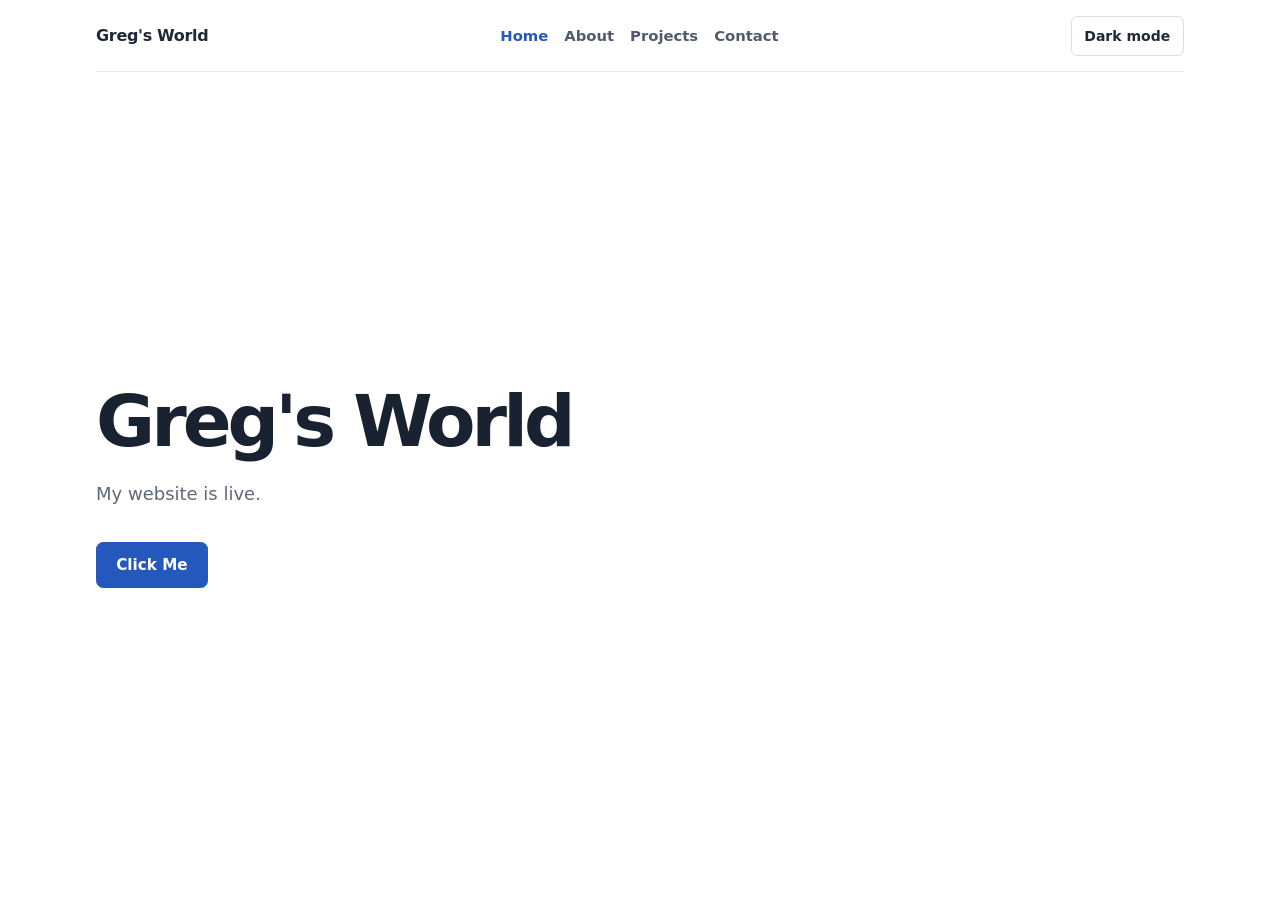
<file: index.html>
<!DOCTYPE html>
<html lang="en">
<head>
    <meta charset="UTF-8">
    <meta name="viewport" content="width=device-width, initial-scale=1.0">
    <title>Greg's Website</title>
    <script src="theme-init.js"></script>
    <link rel="stylesheet" href="style.css">
</head>
<body>
    <div class="site-shell">
        <header class="site-header">
            <a class="site-brand" href="index.html#home">Greg's World</a>
            <nav class="site-navigation" id="site-navigation" aria-label="Main navigation">
                <a class="nav-link" href="index.html#home" aria-current="page">Home</a>
                <a class="nav-link" href="about.html">About</a>
                <a class="nav-link" href="projects.html">Projects</a>
                <a class="nav-link" href="contact.html">Contact</a>
            </nav>
            <div class="header-actions">
                <button class="theme-toggle" id="themeToggle" type="button" aria-pressed="false" aria-label="Switch to dark mode">Dark mode</button>
                <button class="menu-toggle" type="button" aria-expanded="false" aria-controls="site-navigation" aria-label="Open navigation menu">
                    <span></span>
                    <span></span>
                    <span></span>
                </button>
            </div>
        </header>

        <main class="page-main" id="home">
            <section class="welcome-content" aria-labelledby="welcome-title">
                <h1 id="welcome-title">Greg's World</h1>
                <p>My website is live.</p>
                <button id="helloButton" type="button">Click Me</button>
            </section>
        </main>
    </div>

    <script src="script.js"></script>
</body>
</html>
</file>
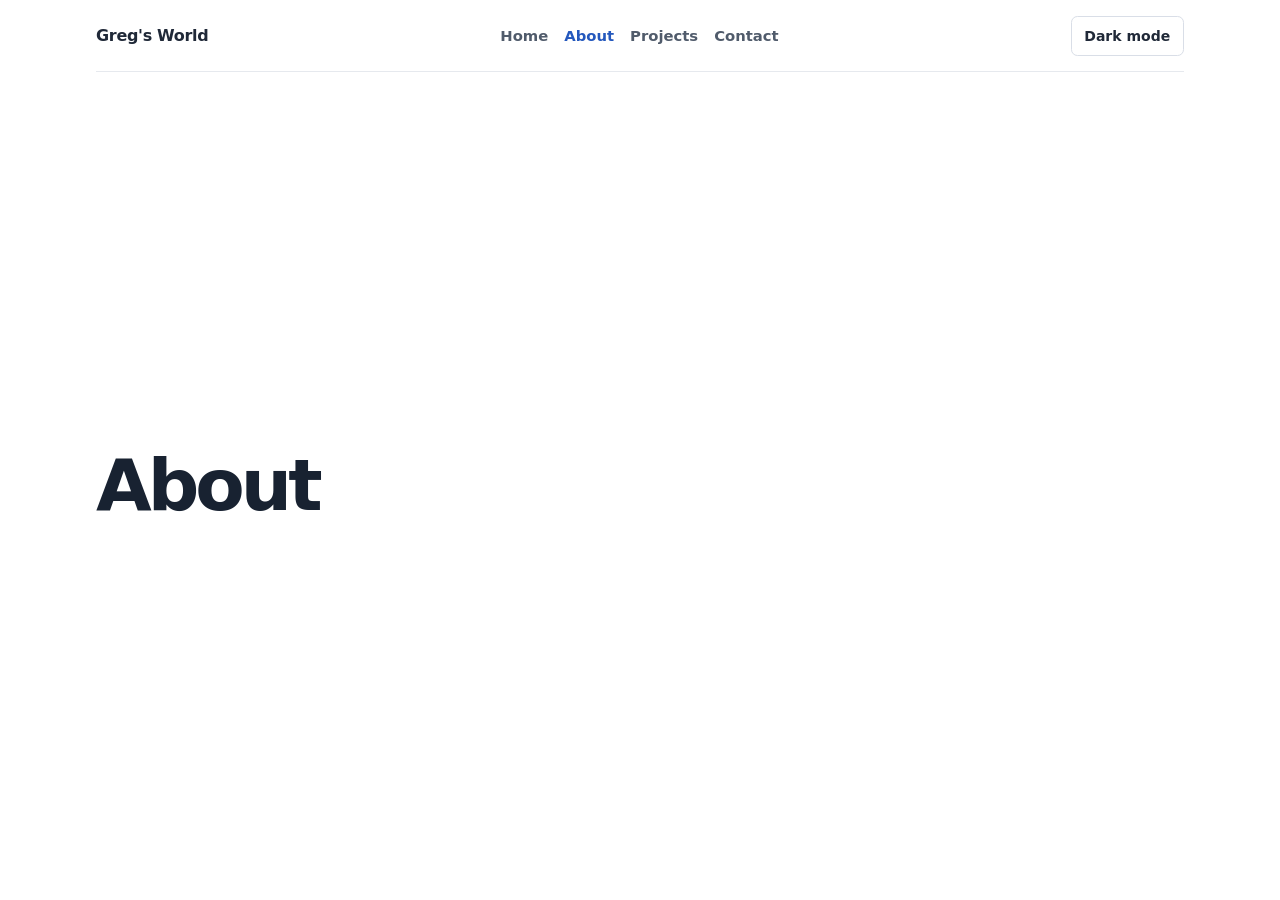
<file: about.html>
<!DOCTYPE html>
<html lang="en">
<head>
    <meta charset="UTF-8">
    <meta name="viewport" content="width=device-width, initial-scale=1.0">
    <title>About | Greg's Website</title>
    <script src="theme-init.js"></script>
    <link rel="stylesheet" href="style.css">
</head>
<body>
    <div class="site-shell">
        <header class="site-header">
            <a class="site-brand" href="index.html#home">Greg's World</a>
            <nav class="site-navigation" id="site-navigation" aria-label="Main navigation">
                <a class="nav-link" href="index.html#home">Home</a>
                <a class="nav-link" href="about.html" aria-current="page">About</a>
                <a class="nav-link" href="projects.html">Projects</a>
                <a class="nav-link" href="contact.html">Contact</a>
            </nav>
            <div class="header-actions">
                <button class="theme-toggle" id="themeToggle" type="button" aria-pressed="false" aria-label="Switch to dark mode">Dark mode</button>
                <button class="menu-toggle" type="button" aria-expanded="false" aria-controls="site-navigation" aria-label="Open navigation menu">
                    <span></span>
                    <span></span>
                    <span></span>
                </button>
            </div>
        </header>
        <main class="page-main">
            <section class="welcome-content" aria-labelledby="page-title">
                <h1 id="page-title">About</h1>
            </section>
        </main>
    </div>
    <script src="script.js"></script>
</body>
</html>
</file>
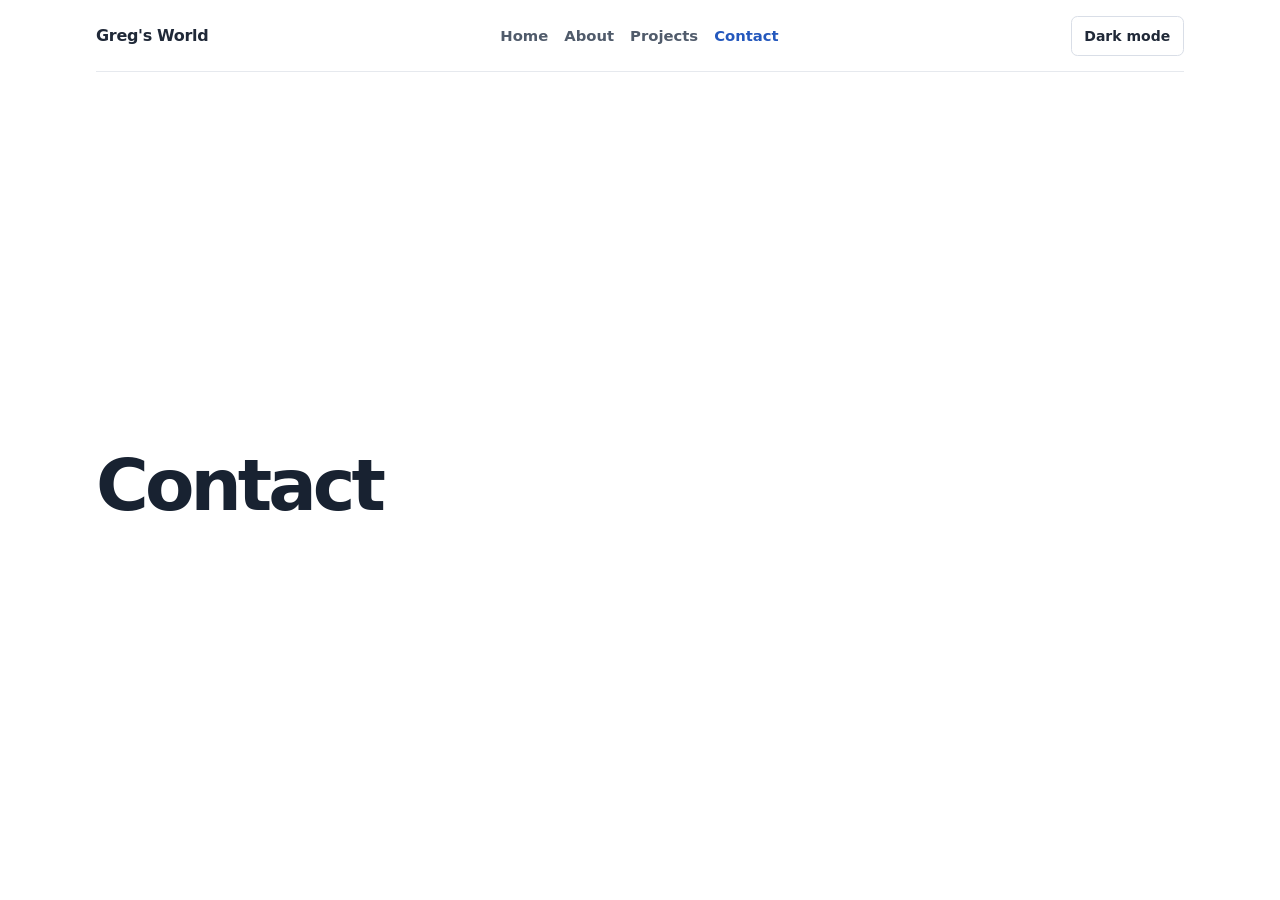
<file: contact.html>
<!DOCTYPE html>
<html lang="en">
<head>
    <meta charset="UTF-8">
    <meta name="viewport" content="width=device-width, initial-scale=1.0">
    <title>Contact | Greg's Website</title>
    <script src="theme-init.js"></script>
    <link rel="stylesheet" href="style.css">
</head>
<body>
    <div class="site-shell">
        <header class="site-header">
            <a class="site-brand" href="index.html#home">Greg's World</a>
            <nav class="site-navigation" id="site-navigation" aria-label="Main navigation">
                <a class="nav-link" href="index.html#home">Home</a>
                <a class="nav-link" href="about.html">About</a>
                <a class="nav-link" href="projects.html">Projects</a>
                <a class="nav-link" href="contact.html" aria-current="page">Contact</a>
            </nav>
            <div class="header-actions">
                <button class="theme-toggle" id="themeToggle" type="button" aria-pressed="false" aria-label="Switch to dark mode">Dark mode</button>
                <button class="menu-toggle" type="button" aria-expanded="false" aria-controls="site-navigation" aria-label="Open navigation menu">
                    <span></span>
                    <span></span>
                    <span></span>
                </button>
            </div>
        </header>
        <main class="page-main">
            <section class="welcome-content" aria-labelledby="page-title">
                <h1 id="page-title">Contact</h1>
            </section>
        </main>
    </div>
    <script src="script.js"></script>
</body>
</html>
</file>
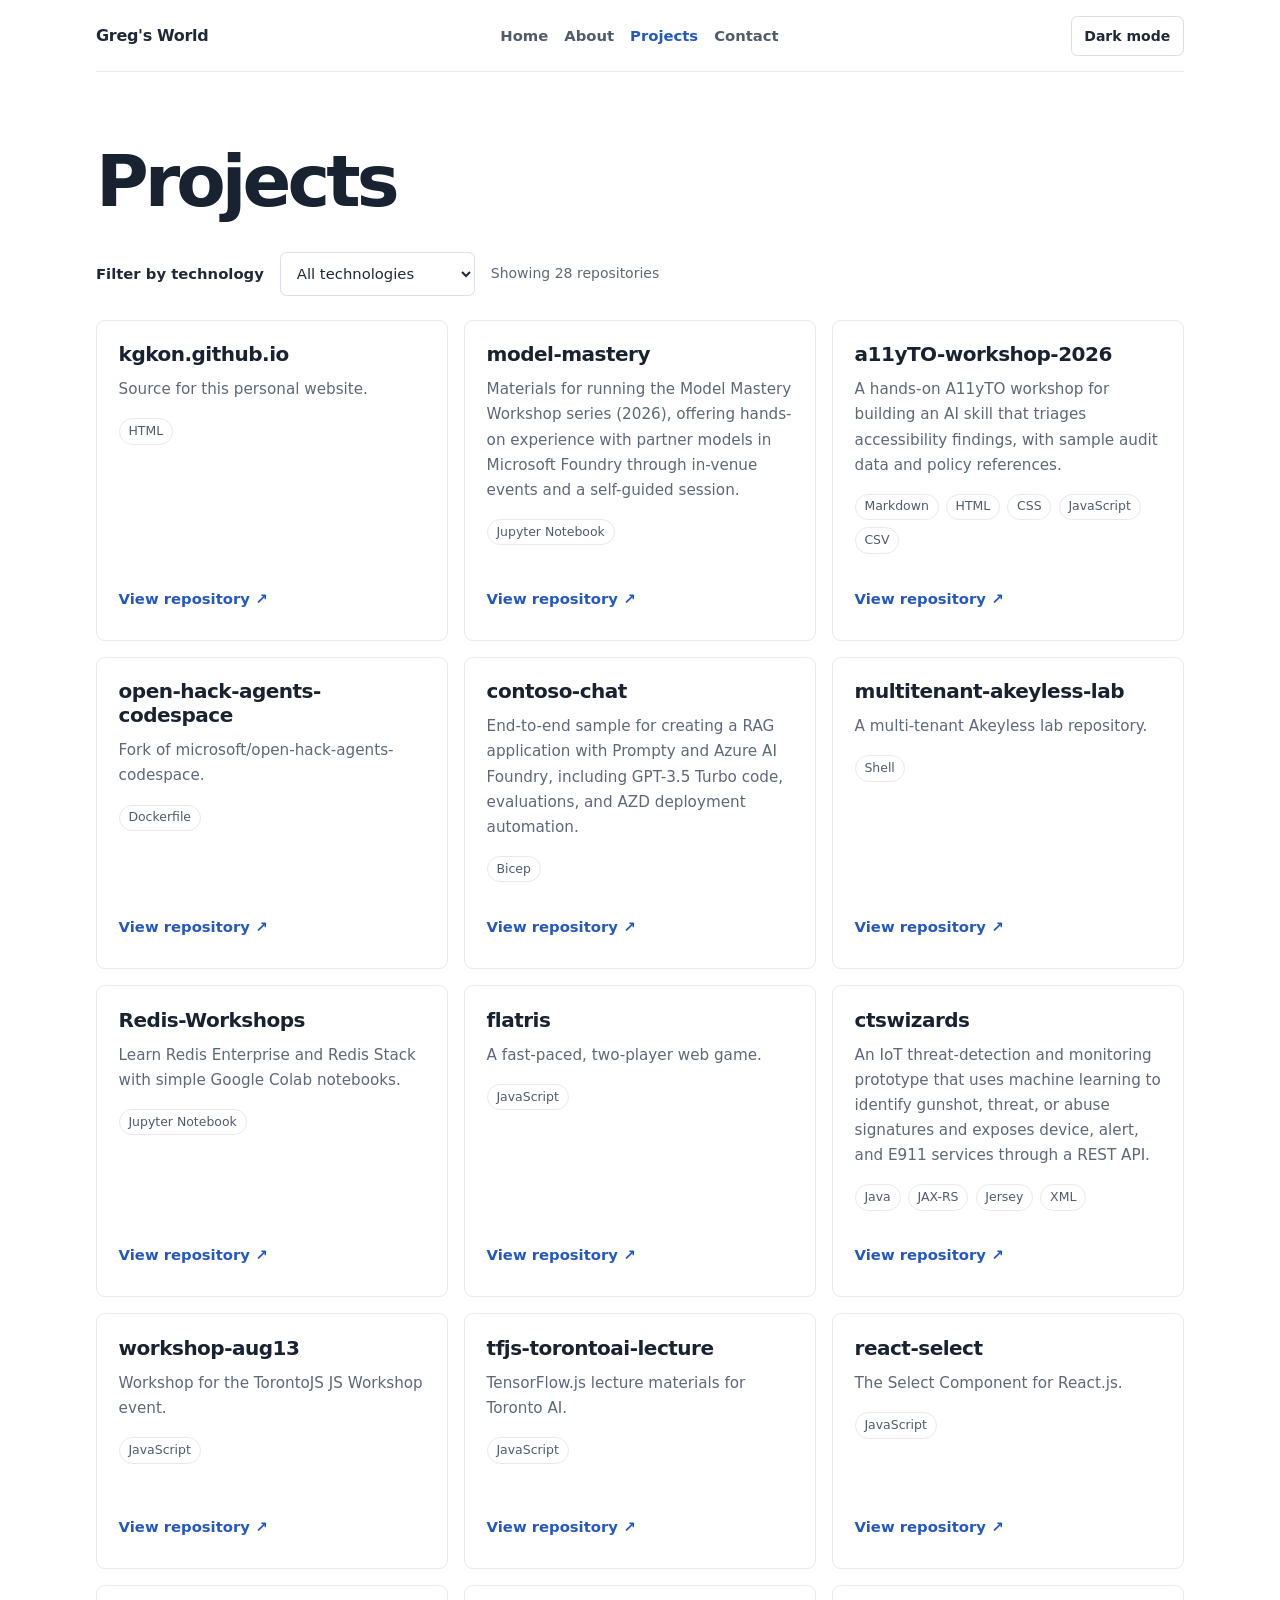
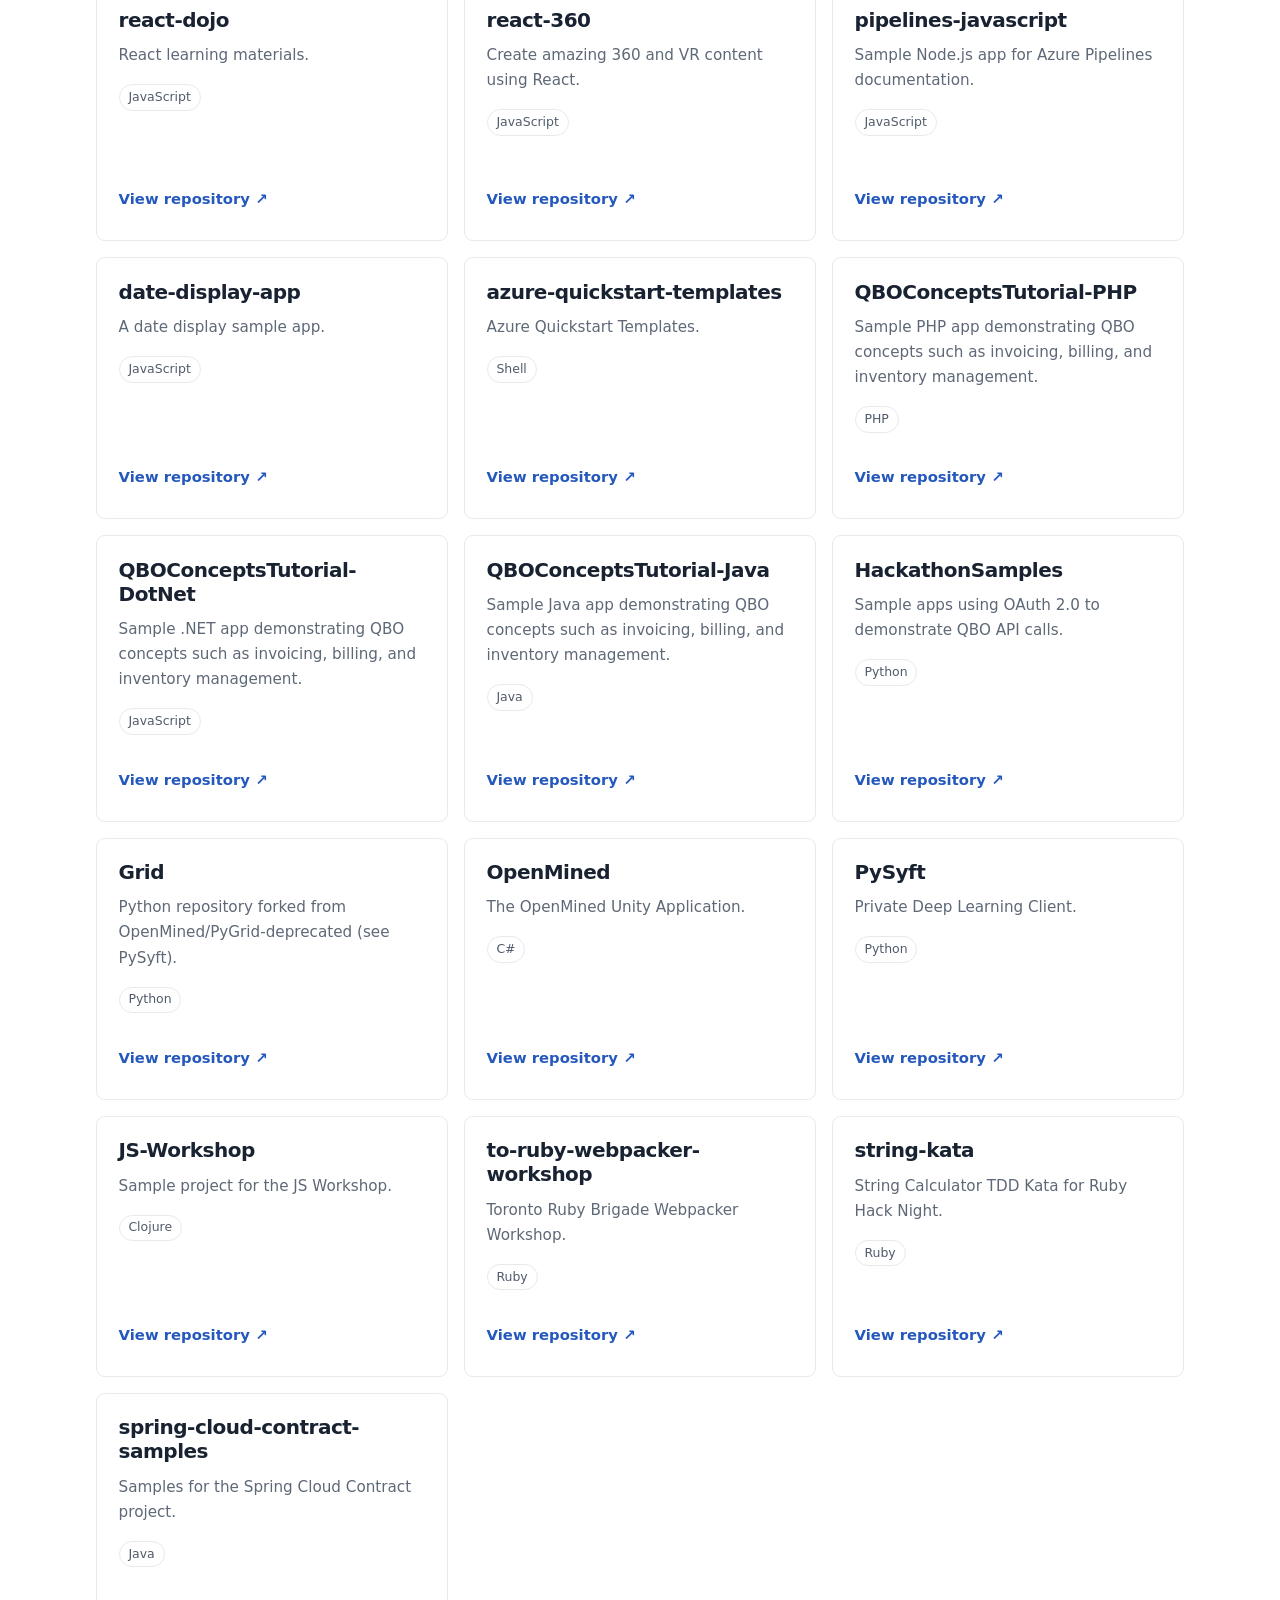
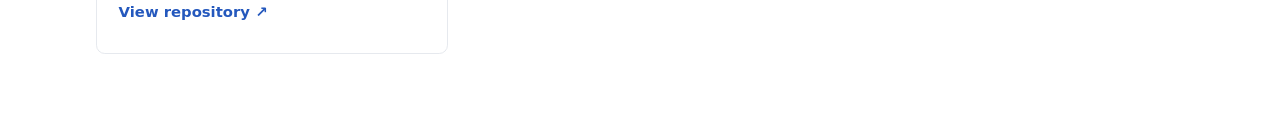
<file: projects.html>
<!DOCTYPE html>
<html lang="en">
<head>
    <meta charset="UTF-8">
    <meta name="viewport" content="width=device-width, initial-scale=1.0">
    <title>Projects | Greg's Website</title>
    <script src="theme-init.js"></script>
    <link rel="stylesheet" href="style.css">
</head>
<body>
    <div class="site-shell">
        <header class="site-header">
            <a class="site-brand" href="index.html#home">Greg's World</a>
            <nav class="site-navigation" id="site-navigation" aria-label="Main navigation">
                <a class="nav-link" href="index.html#home">Home</a>
                <a class="nav-link" href="about.html">About</a>
                <a class="nav-link" href="projects.html" aria-current="page">Projects</a>
                <a class="nav-link" href="contact.html">Contact</a>
            </nav>
            <div class="header-actions">
                <button class="theme-toggle" id="themeToggle" type="button" aria-pressed="false" aria-label="Switch to dark mode">Dark mode</button>
                <button class="menu-toggle" type="button" aria-expanded="false" aria-controls="site-navigation" aria-label="Open navigation menu">
                    <span></span>
                    <span></span>
                    <span></span>
                </button>
            </div>
        </header>
        <main class="page-main projects-main">
            <section class="projects-section" aria-labelledby="page-title">
                <div class="projects-heading">
                    <h1 id="page-title">Projects</h1>
                </div>
                <div class="project-filter">
                    <label for="technology-filter">Filter by technology</label>
                    <select id="technology-filter">
                        <option value="all">All technologies</option>
                        <option value="html">HTML</option>
                        <option value="css">CSS</option>
                        <option value="javascript">JavaScript</option>
                        <option value="markdown">Markdown</option>
                        <option value="csv">CSV</option>
                        <option value="jupyternotebook">Jupyter Notebook</option>
                        <option value="dockerfile">Dockerfile</option>
                        <option value="bicep">Bicep</option>
                        <option value="shell">Shell</option>
                        <option value="php">PHP</option>
                        <option value="java">Java</option>
                        <option value="jaxrs">JAX-RS</option>
                        <option value="jersey">Jersey</option>
                        <option value="xml">XML</option>
                        <option value="python">Python</option>
                        <option value="ruby">Ruby</option>
                        <option value="clojure">Clojure</option>
                        <option value="csharp">C#</option>
                    </select>
                    <p class="filter-status" id="filter-status" aria-live="polite">Showing 28 repositories</p>
                </div>
                <div class="project-grid" id="project-grid">
                    <article class="project-card" data-technologies="html">
                        <div class="project-card-content">
                            <h2>kgkon.github.io</h2>
                            <p>Source for this personal website.</p>
                            <ul class="technology-list" aria-label="Technologies used"><li>HTML</li></ul>
                        </div>
                        <a class="project-link" href="https://github.com/kgkon/kgkon.github.io">View repository <span aria-hidden="true">↗</span></a>
                    </article>
                    <article class="project-card" data-technologies="jupyternotebook">
                        <div class="project-card-content">
                            <h2>model-mastery</h2>
                            <p>Materials for running the Model Mastery Workshop series (2026), offering hands-on experience with partner models in Microsoft Foundry through in-venue events and a self-guided session.</p>
                            <ul class="technology-list" aria-label="Technologies used"><li>Jupyter Notebook</li></ul>
                        </div>
                        <a class="project-link" href="https://github.com/kgkon/model-mastery">View repository <span aria-hidden="true">↗</span></a>
                    </article>
                    <article class="project-card" data-technologies="markdown html css javascript csv">
                        <div class="project-card-content">
                            <h2>a11yTO-workshop-2026</h2>
                            <p>A hands-on A11yTO workshop for building an AI skill that triages accessibility findings, with sample audit data and policy references.</p>
                            <ul class="technology-list" aria-label="Technologies used">
                                <li>Markdown</li><li>HTML</li><li>CSS</li><li>JavaScript</li><li>CSV</li>
                            </ul>
                        </div>
                        <a class="project-link" href="https://github.com/kgkon/a11yTO-workshop-2026">View repository <span aria-hidden="true">↗</span></a>
                    </article>
                    <article class="project-card" data-technologies="dockerfile">
                        <div class="project-card-content">
                            <h2>open-hack-agents-codespace</h2>
                            <p>Fork of microsoft/open-hack-agents-codespace.</p>
                            <ul class="technology-list" aria-label="Technologies used"><li>Dockerfile</li></ul>
                        </div>
                        <a class="project-link" href="https://github.com/kgkon/open-hack-agents-codespace">View repository <span aria-hidden="true">↗</span></a>
                    </article>
                    <article class="project-card" data-technologies="bicep">
                        <div class="project-card-content">
                            <h2>contoso-chat</h2>
                            <p>End-to-end sample for creating a RAG application with Prompty and Azure AI Foundry, including GPT-3.5 Turbo code, evaluations, and AZD deployment automation.</p>
                            <ul class="technology-list" aria-label="Technologies used"><li>Bicep</li></ul>
                        </div>
                        <a class="project-link" href="https://github.com/kgkon/contoso-chat">View repository <span aria-hidden="true">↗</span></a>
                    </article>
                    <article class="project-card" data-technologies="shell">
                        <div class="project-card-content">
                            <h2>multitenant-akeyless-lab</h2>
                            <p>A multi-tenant Akeyless lab repository.</p>
                            <ul class="technology-list" aria-label="Technologies used"><li>Shell</li></ul>
                        </div>
                        <a class="project-link" href="https://github.com/kgkon/multitenant-akeyless-lab">View repository <span aria-hidden="true">↗</span></a>
                    </article>
                    <article class="project-card" data-technologies="jupyternotebook">
                        <div class="project-card-content">
                            <h2>Redis-Workshops</h2>
                            <p>Learn Redis Enterprise and Redis Stack with simple Google Colab notebooks.</p>
                            <ul class="technology-list" aria-label="Technologies used"><li>Jupyter Notebook</li></ul>
                        </div>
                        <a class="project-link" href="https://github.com/kgkon/Redis-Workshops">View repository <span aria-hidden="true">↗</span></a>
                    </article>
                    <article class="project-card" data-technologies="javascript">
                        <div class="project-card-content">
                            <h2>flatris</h2>
                            <p>A fast-paced, two-player web game.</p>
                            <ul class="technology-list" aria-label="Technologies used"><li>JavaScript</li></ul>
                        </div>
                        <a class="project-link" href="https://github.com/kgkon/flatris">View repository <span aria-hidden="true">↗</span></a>
                    </article>
                    <article class="project-card" data-technologies="java jaxrs jersey xml">
                        <div class="project-card-content">
                            <h2>ctswizards</h2>
                            <p>An IoT threat-detection and monitoring prototype that uses machine learning to identify gunshot, threat, or abuse signatures and exposes device, alert, and E911 services through a REST API.</p>
                            <ul class="technology-list" aria-label="Technologies used">
                                <li>Java</li><li>JAX-RS</li><li>Jersey</li><li>XML</li>
                            </ul>
                        </div>
                        <a class="project-link" href="https://github.com/kgkon/ctswizards">View repository <span aria-hidden="true">↗</span></a>
                    </article>
                    <article class="project-card" data-technologies="javascript">
                        <div class="project-card-content">
                            <h2>workshop-aug13</h2>
                            <p>Workshop for the TorontoJS JS Workshop event.</p>
                            <ul class="technology-list" aria-label="Technologies used"><li>JavaScript</li></ul>
                        </div>
                        <a class="project-link" href="https://github.com/kgkon/workshop-aug13">View repository <span aria-hidden="true">↗</span></a>
                    </article>
                    <article class="project-card" data-technologies="javascript">
                        <div class="project-card-content">
                            <h2>tfjs-torontoai-lecture</h2>
                            <p>TensorFlow.js lecture materials for Toronto AI.</p>
                            <ul class="technology-list" aria-label="Technologies used"><li>JavaScript</li></ul>
                        </div>
                        <a class="project-link" href="https://github.com/kgkon/tfjs-torontoai-lecture">View repository <span aria-hidden="true">↗</span></a>
                    </article>
                    <article class="project-card" data-technologies="javascript">
                        <div class="project-card-content">
                            <h2>react-select</h2>
                            <p>The Select Component for React.js.</p>
                            <ul class="technology-list" aria-label="Technologies used"><li>JavaScript</li></ul>
                        </div>
                        <a class="project-link" href="https://github.com/kgkon/react-select">View repository <span aria-hidden="true">↗</span></a>
                    </article>
                    <article class="project-card" data-technologies="javascript">
                        <div class="project-card-content">
                            <h2>react-dojo</h2>
                            <p>React learning materials.</p>
                            <ul class="technology-list" aria-label="Technologies used"><li>JavaScript</li></ul>
                        </div>
                        <a class="project-link" href="https://github.com/kgkon/react-dojo">View repository <span aria-hidden="true">↗</span></a>
                    </article>
                    <article class="project-card" data-technologies="javascript">
                        <div class="project-card-content">
                            <h2>react-360</h2>
                            <p>Create amazing 360 and VR content using React.</p>
                            <ul class="technology-list" aria-label="Technologies used"><li>JavaScript</li></ul>
                        </div>
                        <a class="project-link" href="https://github.com/kgkon/react-360">View repository <span aria-hidden="true">↗</span></a>
                    </article>
                    <article class="project-card" data-technologies="javascript">
                        <div class="project-card-content">
                            <h2>pipelines-javascript</h2>
                            <p>Sample Node.js app for Azure Pipelines documentation.</p>
                            <ul class="technology-list" aria-label="Technologies used"><li>JavaScript</li></ul>
                        </div>
                        <a class="project-link" href="https://github.com/kgkon/pipelines-javascript">View repository <span aria-hidden="true">↗</span></a>
                    </article>
                    <article class="project-card" data-technologies="javascript">
                        <div class="project-card-content">
                            <h2>date-display-app</h2>
                            <p>A date display sample app.</p>
                            <ul class="technology-list" aria-label="Technologies used"><li>JavaScript</li></ul>
                        </div>
                        <a class="project-link" href="https://github.com/kgkon/date-display-app">View repository <span aria-hidden="true">↗</span></a>
                    </article>
                    <article class="project-card" data-technologies="shell">
                        <div class="project-card-content">
                            <h2>azure-quickstart-templates</h2>
                            <p>Azure Quickstart Templates.</p>
                            <ul class="technology-list" aria-label="Technologies used"><li>Shell</li></ul>
                        </div>
                        <a class="project-link" href="https://github.com/kgkon/azure-quickstart-templates">View repository <span aria-hidden="true">↗</span></a>
                    </article>
                    <article class="project-card" data-technologies="php">
                        <div class="project-card-content">
                            <h2>QBOConceptsTutorial-PHP</h2>
                            <p>Sample PHP app demonstrating QBO concepts such as invoicing, billing, and inventory management.</p>
                            <ul class="technology-list" aria-label="Technologies used"><li>PHP</li></ul>
                        </div>
                        <a class="project-link" href="https://github.com/kgkon/QBOConceptsTutorial-PHP">View repository <span aria-hidden="true">↗</span></a>
                    </article>
                    <article class="project-card" data-technologies="javascript">
                        <div class="project-card-content">
                            <h2>QBOConceptsTutorial-DotNet</h2>
                            <p>Sample .NET app demonstrating QBO concepts such as invoicing, billing, and inventory management.</p>
                            <ul class="technology-list" aria-label="Technologies used"><li>JavaScript</li></ul>
                        </div>
                        <a class="project-link" href="https://github.com/kgkon/QBOConceptsTutorial-DotNet">View repository <span aria-hidden="true">↗</span></a>
                    </article>
                    <article class="project-card" data-technologies="java">
                        <div class="project-card-content">
                            <h2>QBOConceptsTutorial-Java</h2>
                            <p>Sample Java app demonstrating QBO concepts such as invoicing, billing, and inventory management.</p>
                            <ul class="technology-list" aria-label="Technologies used"><li>Java</li></ul>
                        </div>
                        <a class="project-link" href="https://github.com/kgkon/QBOConceptsTutorial-Java">View repository <span aria-hidden="true">↗</span></a>
                    </article>
                    <article class="project-card" data-technologies="python">
                        <div class="project-card-content">
                            <h2>HackathonSamples</h2>
                            <p>Sample apps using OAuth 2.0 to demonstrate QBO API calls.</p>
                            <ul class="technology-list" aria-label="Technologies used"><li>Python</li></ul>
                        </div>
                        <a class="project-link" href="https://github.com/kgkon/HackathonSamples">View repository <span aria-hidden="true">↗</span></a>
                    </article>
                    <article class="project-card" data-technologies="python">
                        <div class="project-card-content">
                            <h2>Grid</h2>
                            <p>Python repository forked from OpenMined/PyGrid-deprecated (see PySyft).</p>
                            <ul class="technology-list" aria-label="Technologies used"><li>Python</li></ul>
                        </div>
                        <a class="project-link" href="https://github.com/kgkon/Grid">View repository <span aria-hidden="true">↗</span></a>
                    </article>
                    <article class="project-card" data-technologies="csharp">
                        <div class="project-card-content">
                            <h2>OpenMined</h2>
                            <p>The OpenMined Unity Application.</p>
                            <ul class="technology-list" aria-label="Technologies used"><li>C#</li></ul>
                        </div>
                        <a class="project-link" href="https://github.com/kgkon/OpenMined">View repository <span aria-hidden="true">↗</span></a>
                    </article>
                    <article class="project-card" data-technologies="python">
                        <div class="project-card-content">
                            <h2>PySyft</h2>
                            <p>Private Deep Learning Client.</p>
                            <ul class="technology-list" aria-label="Technologies used"><li>Python</li></ul>
                        </div>
                        <a class="project-link" href="https://github.com/kgkon/PySyft">View repository <span aria-hidden="true">↗</span></a>
                    </article>
                    <article class="project-card" data-technologies="clojure">
                        <div class="project-card-content">
                            <h2>JS-Workshop</h2>
                            <p>Sample project for the JS Workshop.</p>
                            <ul class="technology-list" aria-label="Technologies used"><li>Clojure</li></ul>
                        </div>
                        <a class="project-link" href="https://github.com/kgkon/JS-Workshop">View repository <span aria-hidden="true">↗</span></a>
                    </article>
                    <article class="project-card" data-technologies="ruby">
                        <div class="project-card-content">
                            <h2>to-ruby-webpacker-workshop</h2>
                            <p>Toronto Ruby Brigade Webpacker Workshop.</p>
                            <ul class="technology-list" aria-label="Technologies used"><li>Ruby</li></ul>
                        </div>
                        <a class="project-link" href="https://github.com/kgkon/to-ruby-webpacker-workshop">View repository <span aria-hidden="true">↗</span></a>
                    </article>
                    <article class="project-card" data-technologies="ruby">
                        <div class="project-card-content">
                            <h2>string-kata</h2>
                            <p>String Calculator TDD Kata for Ruby Hack Night.</p>
                            <ul class="technology-list" aria-label="Technologies used"><li>Ruby</li></ul>
                        </div>
                        <a class="project-link" href="https://github.com/kgkon/string-kata">View repository <span aria-hidden="true">↗</span></a>
                    </article>
                    <article class="project-card" data-technologies="java">
                        <div class="project-card-content">
                            <h2>spring-cloud-contract-samples</h2>
                            <p>Samples for the Spring Cloud Contract project.</p>
                            <ul class="technology-list" aria-label="Technologies used"><li>Java</li></ul>
                        </div>
                        <a class="project-link" href="https://github.com/kgkon/spring-cloud-contract-samples">View repository <span aria-hidden="true">↗</span></a>
                    </article>
                </div>
            </section>
        </main>
    </div>
    <script src="script.js"></script>
</body>
</html>
</file>
<file: style.css>
:root {
    color-scheme: light;
    font-family: Inter, ui-sans-serif, system-ui, -apple-system, BlinkMacSystemFont, "Segoe UI", sans-serif;
    color: var(--text);
    background: var(--page-bg);
    --page-bg: #fff;
    --text: #202938;
    --heading: #182231;
    --muted: #5e6877;
    --border: #e6e9ee;
    --control-border: #d9dee7;
    --control-bg: #fff;
    --control-hover-bg: #f7f8fa;
    --nav-text: #505b6b;
    --accent: #2458bd;
    --accent-hover: #19499f;
    --button-text: #fff;
    --focus: #9ab8f2;
    font-synthesis: none;
    text-rendering: optimizeLegibility;
    -webkit-font-smoothing: antialiased;
    -moz-osx-font-smoothing: grayscale;
}

:root[data-theme="dark"] {
    color-scheme: dark;
    --page-bg: #151a23;
    --text: #e5eaf2;
    --heading: #f3f5f8;
    --muted: #aab4c2;
    --border: #343d4a;
    --control-border: #465264;
    --control-bg: #1d2531;
    --control-hover-bg: #283241;
    --nav-text: #c0c9d5;
    --accent: #8fb1ff;
    --accent-hover: #aec6ff;
    --button-text: #151a23;
    --focus: #91adf0;
}

* {
    box-sizing: border-box;
}

body {
    min-width: 0;
    min-height: 100vh;
    min-height: 100svh;
    margin: 0;
    background-color: var(--page-bg);
    color: var(--text);
    transition: background-color 200ms ease, color 200ms ease;
}

.site-shell {
    display: flex;
    width: min(68rem, calc(100% - 2rem));
    min-height: 100vh;
    min-height: 100svh;
    margin-inline: auto;
    flex-direction: column;
}

.site-header {
    position: relative;
    display: flex;
    min-height: 4.5rem;
    align-items: center;
    justify-content: space-between;
    flex-wrap: wrap;
    gap: 1rem;
    border-bottom: 1px solid var(--border);
}

.site-brand {
    color: var(--text);
    font-size: 1rem;
    font-weight: 700;
    letter-spacing: -0.02em;
    text-decoration: none;
}

.site-header,
.site-brand,
.nav-link,
h1,
p,
button {
    transition: color 200ms ease, background-color 200ms ease, border-color 200ms ease;
}

.site-navigation {
    display: flex;
    align-items: center;
    gap: 1rem;
}

.header-actions {
    display: flex;
    align-items: center;
    gap: 0.6rem;
}

.menu-toggle {
    display: none;
}

.nav-link {
    padding: 0.55rem 0;
    color: var(--nav-text);
    font-size: 0.925rem;
    font-weight: 550;
    text-decoration: none;
}

.nav-link:hover,
.nav-link[aria-current="page"] {
    color: var(--accent);
}

.page-main {
    display: grid;
    flex: 1;
    align-content: center;
    padding-block: clamp(4rem, 12vh, 8rem);
}

.welcome-content {
    width: min(100%, 42rem);
    min-width: 0;
}

.projects-main {
    display: block;
    padding-block: clamp(3rem, 8vh, 6rem);
}

.projects-section {
    width: 100%;
    min-width: 0;
}

.projects-heading {
    margin-bottom: 2rem;
}

.project-filter {
    display: flex;
    margin-bottom: 1.5rem;
    align-items: center;
    flex-wrap: wrap;
    gap: 0.75rem 1rem;
}

.project-filter label {
    color: var(--text);
    font-size: 0.925rem;
    font-weight: 600;
    transition: color 200ms ease;
}

.project-filter select {
    min-height: 2.75rem;
    min-width: 12rem;
    padding: 0.55rem 2rem 0.55rem 0.75rem;
    border: 1px solid var(--control-border);
    border-radius: 0.4rem;
    background: var(--control-bg);
    color: var(--text);
    font: inherit;
    font-size: 0.925rem;
    transition: color 200ms ease, background-color 200ms ease, border-color 200ms ease;
}

.filter-status {
    margin: 0;
    color: var(--muted);
    font-size: 0.875rem;
}

.project-grid {
    display: grid;
    grid-template-columns: repeat(auto-fit, minmax(min(100%, 17rem), 1fr));
    align-items: stretch;
    gap: 1rem;
}

.project-card {
    display: flex;
    min-width: 0;
    min-height: 16rem;
    padding: 1.35rem;
    flex-direction: column;
    align-items: flex-start;
    justify-content: space-between;
    gap: 1.5rem;
    border: 1px solid var(--border);
    border-radius: 0.55rem;
    background: var(--control-bg);
    transition: background-color 200ms ease, border-color 200ms ease;
}

.project-card h2 {
    margin: 0;
    color: var(--heading);
    font-size: 1.25rem;
    font-weight: 680;
    letter-spacing: -0.025em;
    transition: color 200ms ease;
}

.project-card p {
    margin: 0.7rem 0 1rem;
    font-size: 0.95rem;
    line-height: 1.65;
}

.technology-list {
    display: flex;
    margin: 0;
    padding: 0;
    flex-wrap: wrap;
    gap: 0.45rem;
    list-style: none;
}

.technology-list li {
    padding: 0.3rem 0.55rem;
    border: 1px solid var(--border);
    border-radius: 999px;
    color: var(--nav-text);
    font-size: 0.78rem;
    line-height: 1.2;
    transition: color 200ms ease, border-color 200ms ease;
}

.project-link {
    display: inline-flex;
    min-height: 2.5rem;
    align-items: center;
    gap: 0.35rem;
    color: var(--accent);
    font-size: 0.925rem;
    font-weight: 650;
    text-decoration: none;
    transition: color 200ms ease;
}

.project-link:hover {
    color: var(--accent-hover);
    text-decoration: underline;
    text-underline-offset: 0.2em;
}

.project-card[hidden] {
    display: none;
}

h1 {
    margin: 0;
    color: var(--heading);
    font-size: clamp(2.5rem, 7vw, 4.5rem);
    font-weight: 720;
    letter-spacing: -0.055em;
    line-height: 1.05;
}

p {
    max-width: 36rem;
    margin: 1.25rem 0 2rem;
    color: var(--muted);
    font-size: clamp(1rem, 2vw, 1.125rem);
    line-height: 1.7;
}

button {
    min-height: 2.9rem;
    padding: 0.7rem 1.2rem;
    border: 1px solid var(--accent);
    border-radius: 0.45rem;
    background: var(--accent);
    color: var(--button-text);
    font: inherit;
    font-size: 0.95rem;
    font-weight: 650;
    cursor: pointer;
}

button:hover {
    border-color: var(--accent-hover);
    background: var(--accent-hover);
}

.theme-toggle {
    min-height: 2.5rem;
    padding: 0.5rem 0.8rem;
    border-color: var(--control-border);
    border-radius: 0.4rem;
    background: var(--control-bg);
    color: var(--text);
    font-size: 0.875rem;
    font-weight: 600;
}

button.theme-toggle:hover {
    border-color: var(--control-border);
    background: var(--control-hover-bg);
}

button:focus-visible,
a:focus-visible {
    outline: 3px solid var(--focus);
    outline-offset: 3px;
}

@media (max-width: 480px) {
    .site-shell {
        width: calc(100% - 2rem);
    }

    .site-header {
        min-height: 4rem;
    }

    .page-main {
        padding-block: 4rem;
    }

    .projects-main {
        padding-block: 3rem;
    }

    .project-filter {
        align-items: flex-start;
        flex-direction: column;
    }

    .project-filter select {
        width: 100%;
    }

    h1 {
        font-size: clamp(2.35rem, 12vw, 3.5rem);
    }
}

@media (max-width: 640px) {
    .menu-toggle {
        display: grid;
        width: 2.75rem;
        height: 2.75rem;
        padding: 0.65rem;
        align-content: center;
        gap: 0.3rem;
        border: 1px solid var(--control-border);
        border-radius: 0.4rem;
        background: var(--control-bg);
        color: var(--text);
    }

    button.menu-toggle:hover {
        border-color: var(--control-border);
        background: var(--control-hover-bg);
    }

    .menu-toggle span {
        display: block;
        width: 100%;
        height: 2px;
        border-radius: 2px;
        background: currentColor;
    }

    .site-navigation {
        display: none;
        order: 3;
        width: 100%;
        padding-block: 0.5rem;
        flex-direction: column;
        align-items: stretch;
        gap: 0;
        border-top: 1px solid var(--border);
    }

    .header-actions {
        order: 2;
    }

    .site-navigation.is-open {
        display: flex;
    }

    .nav-link {
        padding: 0.8rem 0.25rem;
    }
}

@media (prefers-reduced-motion: reduce) {
    body,
    .site-header,
    .site-brand,
    .nav-link,
    h1,
    p,
    button,
    .project-card,
    .project-filter label,
    .project-filter select,
    .project-card h2,
    .technology-list li,
    .project-link {
        transition-duration: 0.01ms;
    }
}
</file>
